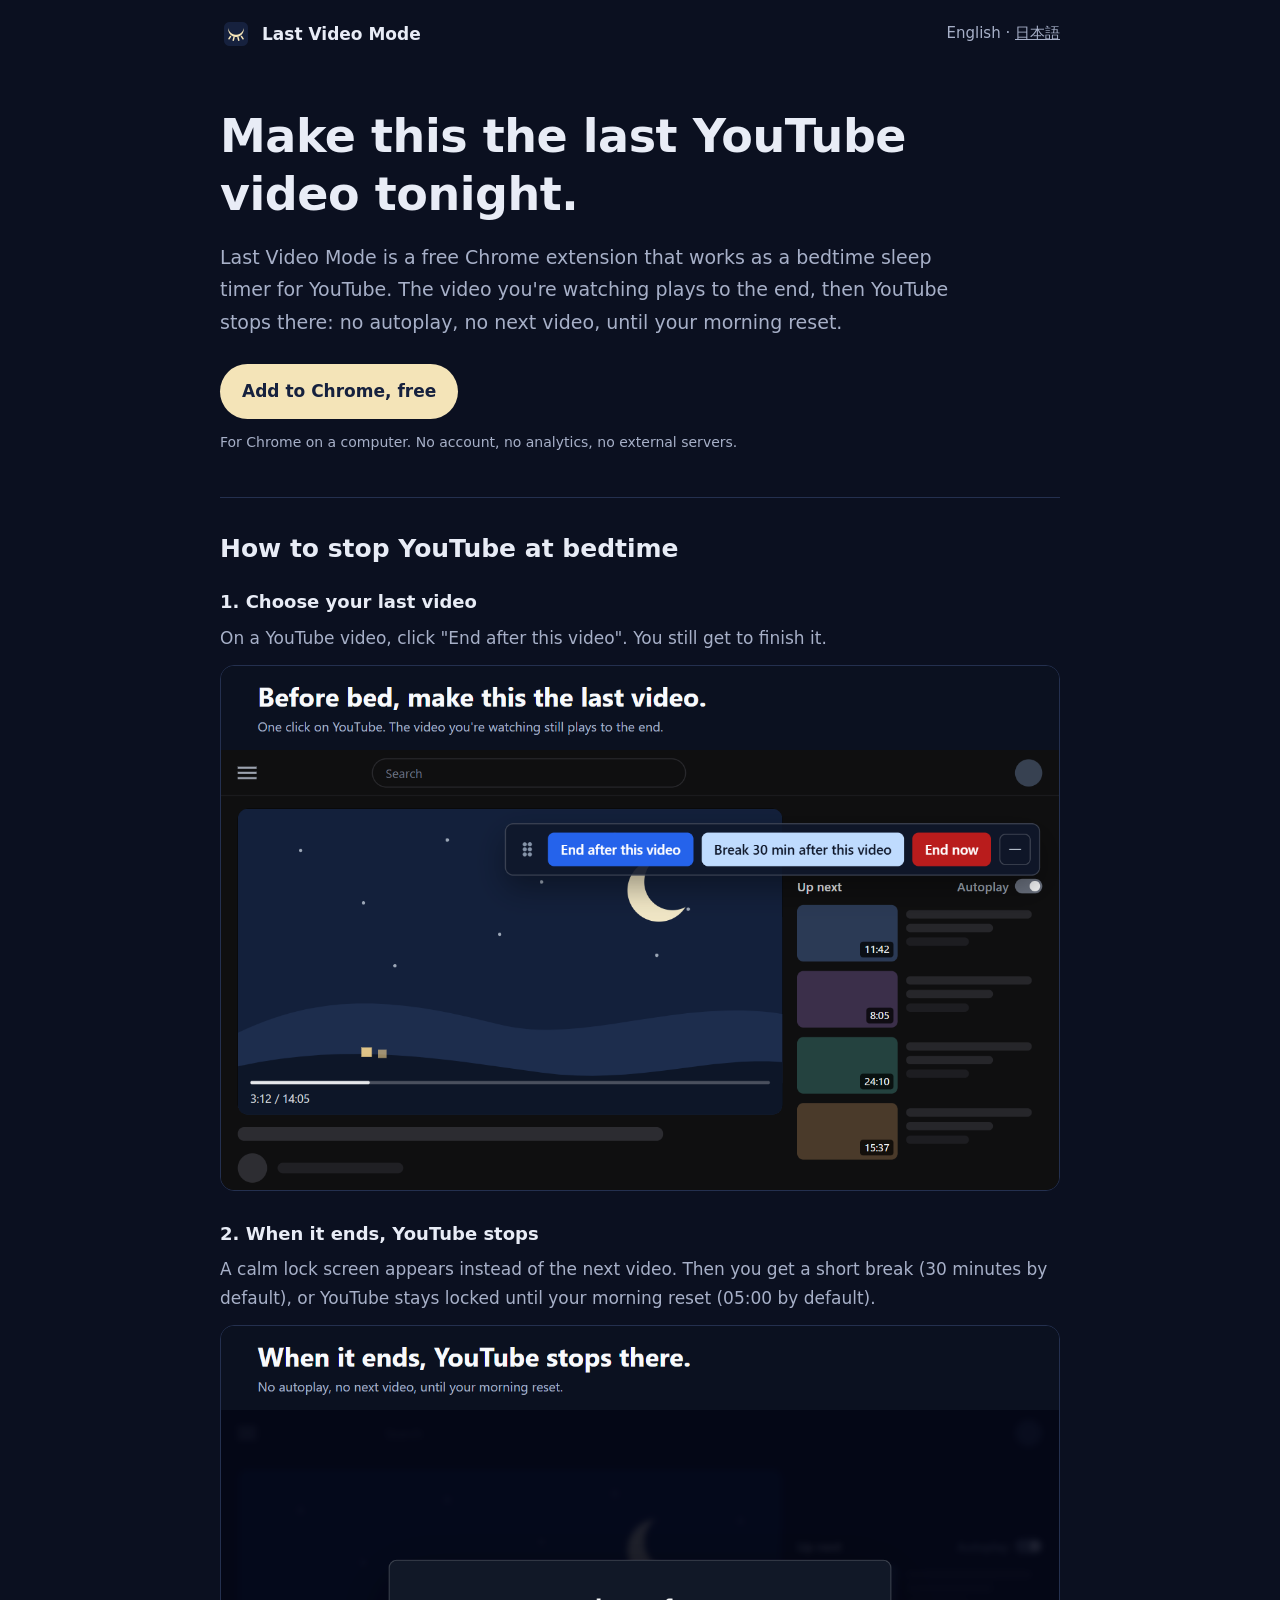
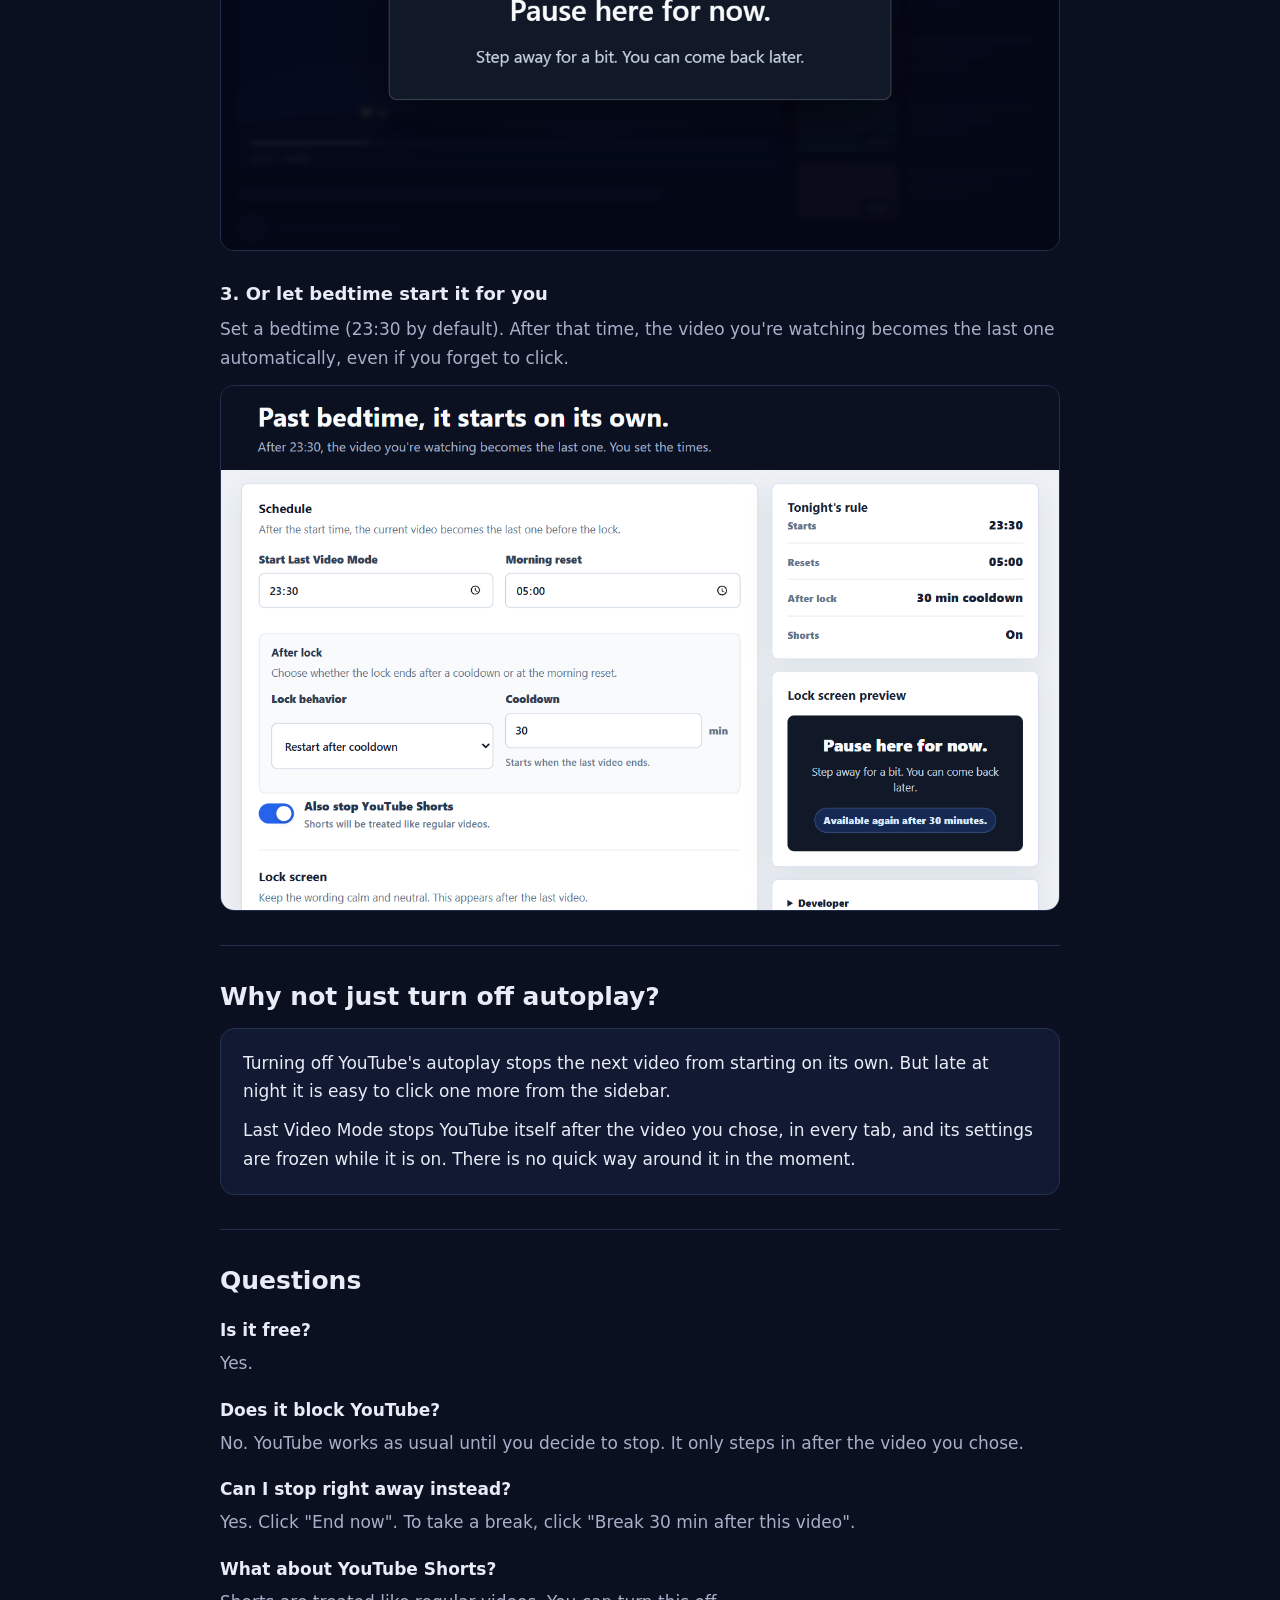
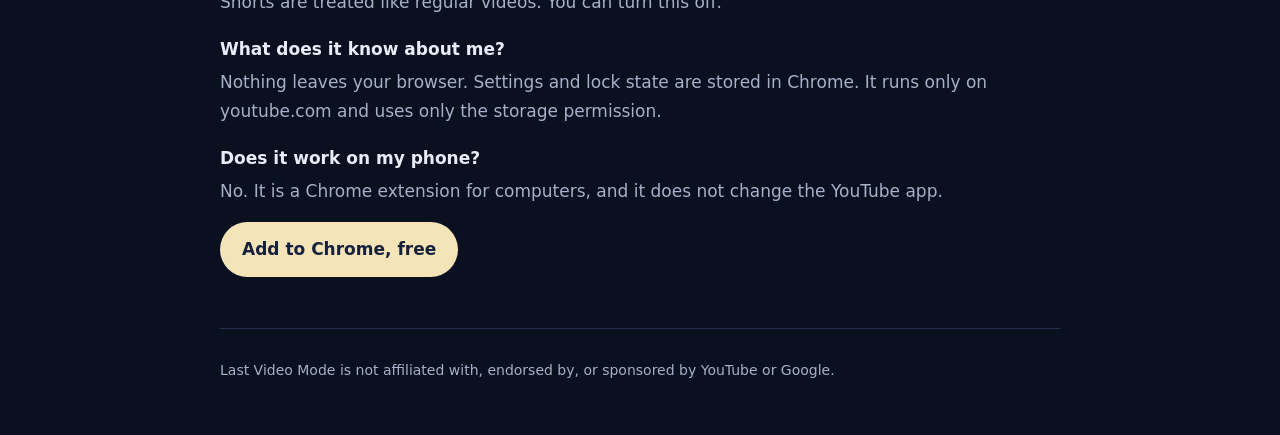
<file: index.html>
<!doctype html>
<html lang="en">
<head>
  <meta charset="utf-8">
  <meta name="viewport" content="width=device-width, initial-scale=1">
  <title>Stop YouTube autoplay at bedtime | Last Video Mode</title>
  <meta name="description" content="Last Video Mode is a free Chrome extension that works as a bedtime sleep timer for YouTube. The video you're watching plays to the end, then YouTube stops: no autoplay, no next video.">
  <link rel="canonical" href="https://kbmt327-dev.github.io/last-video-mode/">
  <link rel="alternate" hreflang="en" href="https://kbmt327-dev.github.io/last-video-mode/">
  <link rel="alternate" hreflang="ja" href="https://kbmt327-dev.github.io/last-video-mode/ja/">
  <link rel="alternate" hreflang="x-default" href="https://kbmt327-dev.github.io/last-video-mode/">
  <meta property="og:type" content="website">
  <meta property="og:title" content="Stop YouTube autoplay at bedtime | Last Video Mode">
  <meta property="og:description" content="A free Chrome extension: finish the video you're watching, then YouTube stops. No autoplay, no next video, until morning.">
  <meta property="og:url" content="https://kbmt327-dev.github.io/last-video-mode/">
  <meta property="og:image" content="https://kbmt327-dev.github.io/last-video-mode/img/en/1-choose.png">
  <meta name="twitter:card" content="summary_large_image">
  <link rel="icon" href="icon.svg" type="image/svg+xml">
  <link rel="icon" href="favicon-32.png" sizes="32x32" type="image/png">
  <link rel="stylesheet" href="style.css">
  <script type="application/ld+json">
  {
    "@context": "https://schema.org",
    "@type": "SoftwareApplication",
    "name": "Last Video Mode: Sleep Timer & Autoplay Stop for YouTube",
    "applicationCategory": "BrowserApplication",
    "operatingSystem": "Chrome (desktop)",
    "description": "A bedtime sleep timer for YouTube. The video you're watching plays to the end, then YouTube stops: no autoplay, no next video, until your morning reset.",
    "url": "https://kbmt327-dev.github.io/last-video-mode/",
    "downloadUrl": "https://chromewebstore.google.com/detail/last-video-mode-for-youtu/hcnlbdafkleoeddnmkbpedlhjhhcdbnm",
    "inLanguage": ["en", "ja"],
    "offers": { "@type": "Offer", "price": "0", "priceCurrency": "USD" }
  }
  </script>
</head>
<body>
  <div class="wrap">
    <header class="top">
      <a class="brand" href="./"><img src="icon128.png" alt="" width="32" height="32">Last Video Mode</a>
      <span class="lang">English · <a href="ja/" hreflang="ja" lang="ja">日本語</a></span>
    </header>

    <main>
      <div class="hero">
        <h1>Make this the last YouTube video tonight.</h1>
        <p class="lead">Last Video Mode is a free Chrome extension that works as a bedtime sleep timer for YouTube. The video you're watching plays to the end, then YouTube stops there: no autoplay, no next video, until your morning reset.</p>
        <a class="cta" href="https://chromewebstore.google.com/detail/last-video-mode-for-youtu/hcnlbdafkleoeddnmkbpedlhjhhcdbnm?utm_source=lvm-site&amp;utm_medium=referral">Add to Chrome, free</a>
        <p class="note">For Chrome on a computer. No account, no analytics, no external servers.</p>
      </div>

      <section id="how">
        <h2>How to stop YouTube at bedtime</h2>
        <ol class="steps">
          <li>
            <div>
              <h3>1. Choose your last video</h3>
              <p>On a YouTube video, click "End after this video". You still get to finish it.</p>
            </div>
            <figure><img src="img/en/1-choose.png" alt="The Last Video Mode button on a YouTube video page" width="1280" height="800" loading="lazy"></figure>
          </li>
          <li>
            <div>
              <h3>2. When it ends, YouTube stops</h3>
              <p>A calm lock screen appears instead of the next video. Then you get a short break (30 minutes by default), or YouTube stays locked until your morning reset (05:00 by default).</p>
            </div>
            <figure><img src="img/en/2-lock.png" alt="The lock screen that replaces the next video" width="1280" height="800" loading="lazy"></figure>
          </li>
          <li>
            <div>
              <h3>3. Or let bedtime start it for you</h3>
              <p>Set a bedtime (23:30 by default). After that time, the video you're watching becomes the last one automatically, even if you forget to click.</p>
            </div>
            <figure><img src="img/en/3-schedule.png" alt="The bedtime setting in Last Video Mode" width="1280" height="800" loading="lazy"></figure>
          </li>
        </ol>
      </section>

      <section id="autoplay">
        <h2>Why not just turn off autoplay?</h2>
        <div class="box">
          <p>Turning off YouTube's autoplay stops the next video from starting on its own. But late at night it is easy to click one more from the sidebar.</p>
          <p>Last Video Mode stops YouTube itself after the video you chose, in every tab, and its settings are frozen while it is on. There is no quick way around it in the moment.</p>
        </div>
      </section>

      <section id="faq">
        <h2>Questions</h2>
        <dl class="faq">
          <dt>Is it free?</dt>
          <dd>Yes.</dd>
          <dt>Does it block YouTube?</dt>
          <dd>No. YouTube works as usual until you decide to stop. It only steps in after the video you chose.</dd>
          <dt>Can I stop right away instead?</dt>
          <dd>Yes. Click "End now". To take a break, click "Break 30 min after this video".</dd>
          <dt>What about YouTube Shorts?</dt>
          <dd>Shorts are treated like regular videos. You can turn this off.</dd>
          <dt>What does it know about me?</dt>
          <dd>Nothing leaves your browser. Settings and lock state are stored in Chrome. It runs only on youtube.com and uses only the storage permission.</dd>
          <dt>Does it work on my phone?</dt>
          <dd>No. It is a Chrome extension for computers, and it does not change the YouTube app.</dd>
        </dl>
        <p><a class="cta" href="https://chromewebstore.google.com/detail/last-video-mode-for-youtu/hcnlbdafkleoeddnmkbpedlhjhhcdbnm?utm_source=lvm-site&amp;utm_medium=referral">Add to Chrome, free</a></p>
      </section>
    </main>

    <footer>
      <p>Last Video Mode is not affiliated with, endorsed by, or sponsored by YouTube or Google.</p>
    </footer>
  </div>
</body>
</html>
</file>
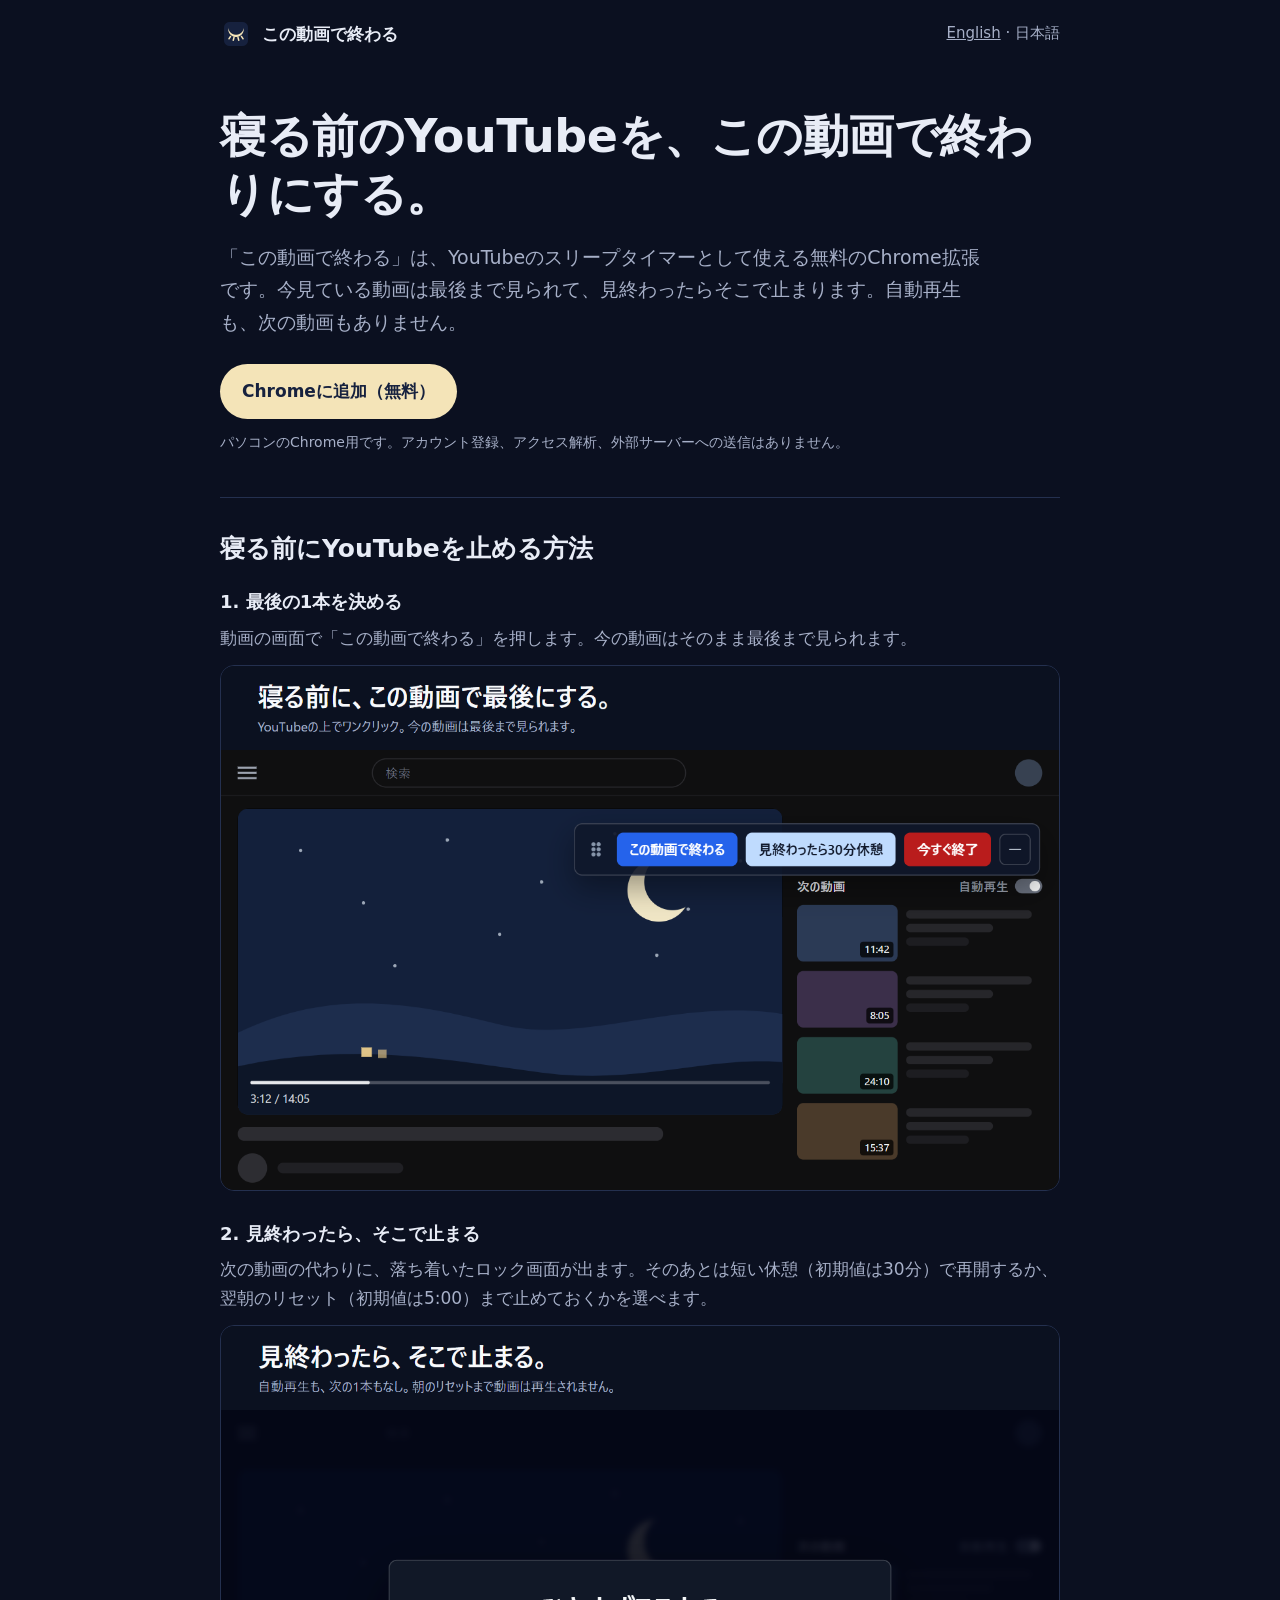
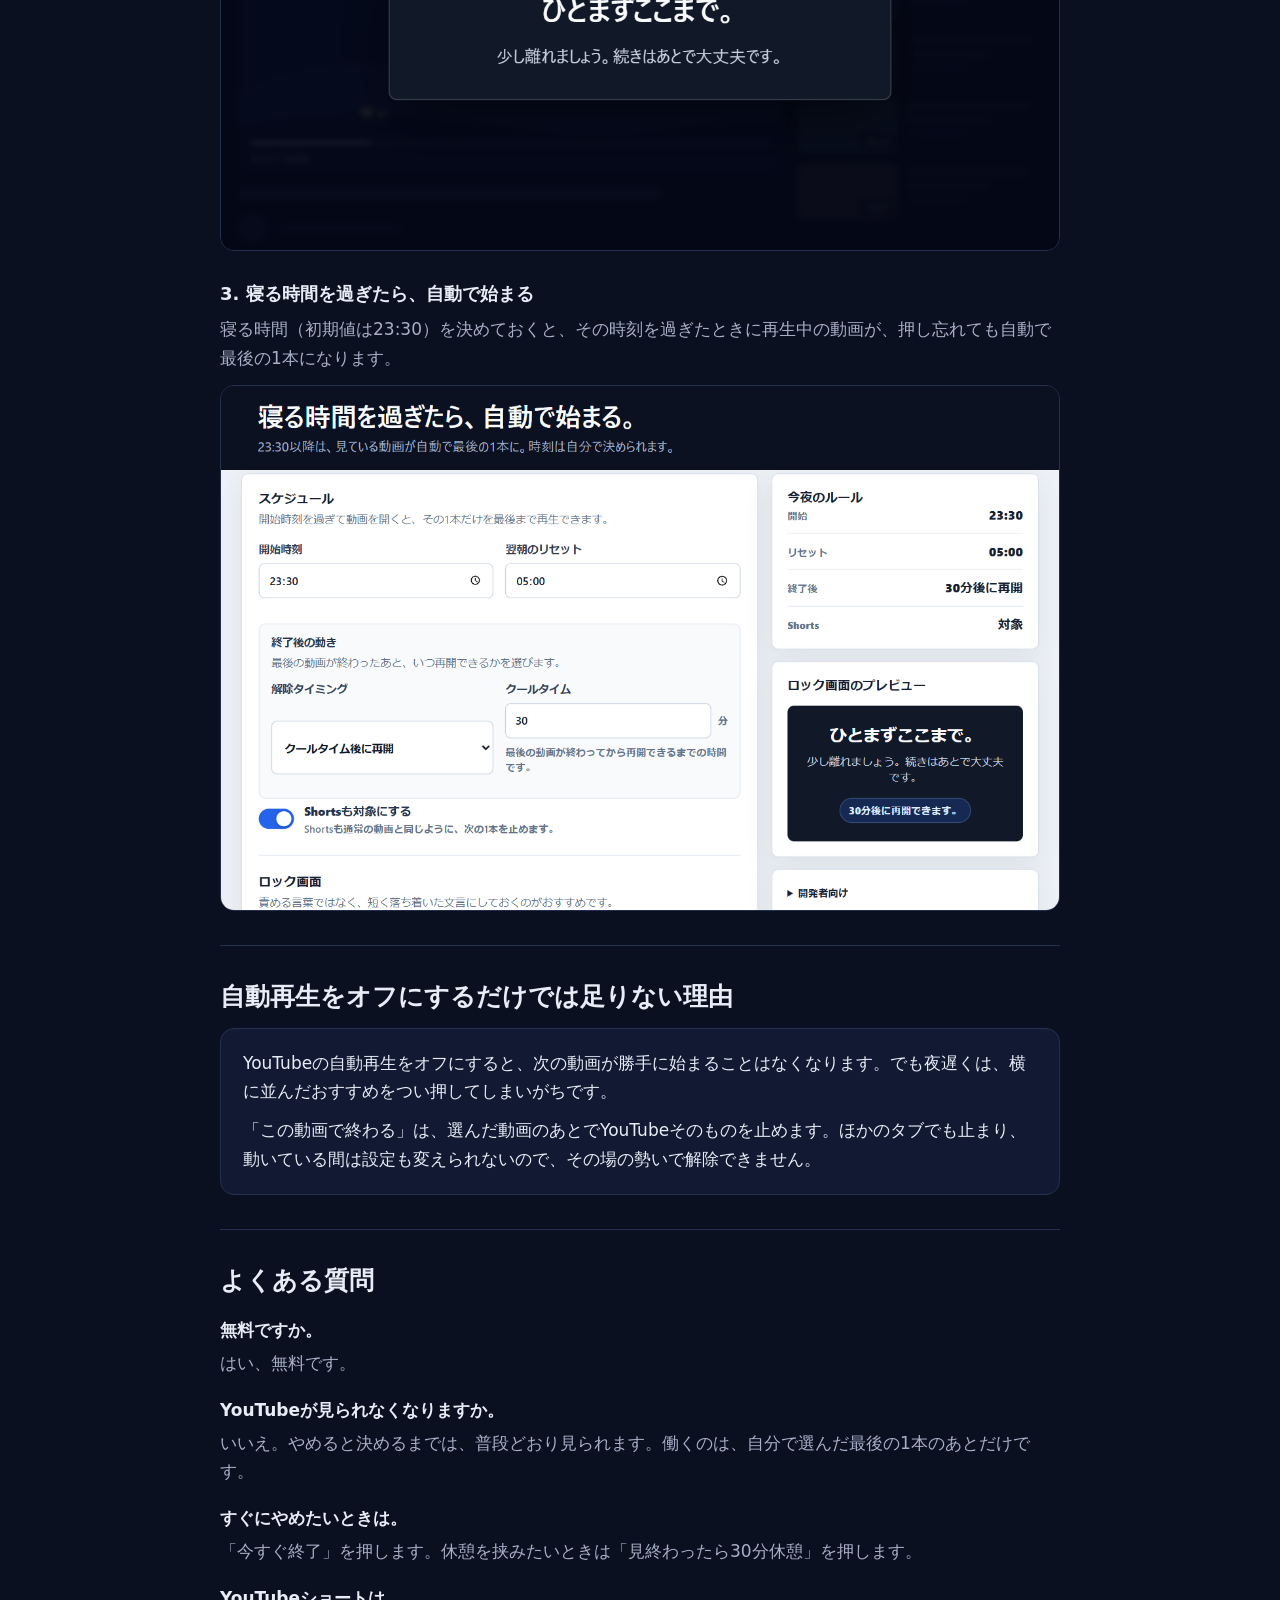
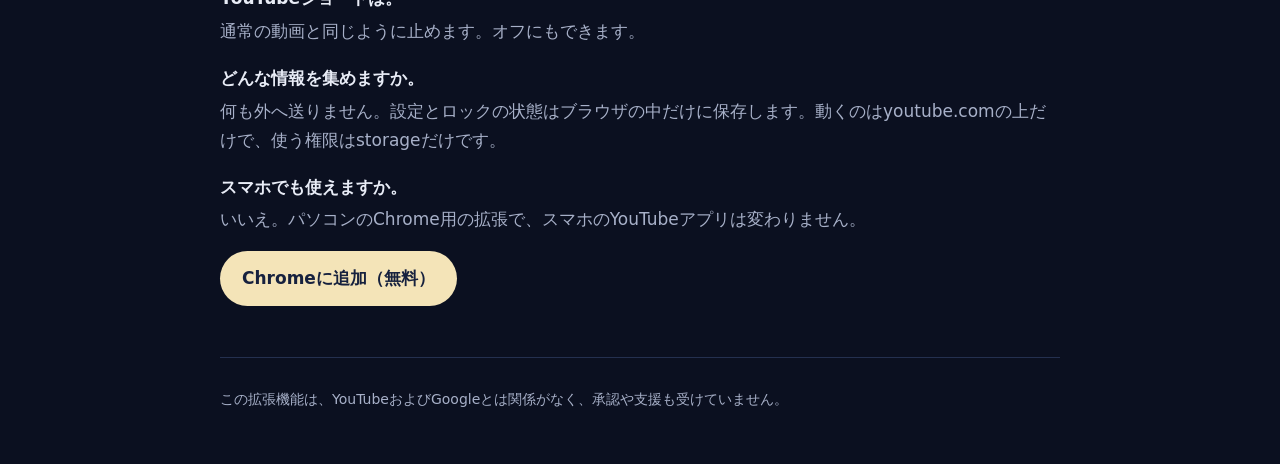
<file: ja/index.html>
<!doctype html>
<html lang="ja">
<head>
  <meta charset="utf-8">
  <meta name="viewport" content="width=device-width, initial-scale=1">
  <title>寝る前のYouTubeを止める：この動画で終わる（Chrome拡張）</title>
  <meta name="description" content="「この動画で終わる」は、YouTubeのスリープタイマーとして使える無料のChrome拡張です。今の動画は最後まで見られて、見終わったら自動再生と次の動画が止まります。">
  <link rel="canonical" href="https://kbmt327-dev.github.io/last-video-mode/ja/">
  <link rel="alternate" hreflang="en" href="https://kbmt327-dev.github.io/last-video-mode/">
  <link rel="alternate" hreflang="ja" href="https://kbmt327-dev.github.io/last-video-mode/ja/">
  <link rel="alternate" hreflang="x-default" href="https://kbmt327-dev.github.io/last-video-mode/">
  <meta property="og:type" content="website">
  <meta property="og:title" content="寝る前のYouTubeを止める：この動画で終わる">
  <meta property="og:description" content="今の動画は最後まで。見終わったら、自動再生も次の動画も止まる無料のChrome拡張です。">
  <meta property="og:url" content="https://kbmt327-dev.github.io/last-video-mode/ja/">
  <meta property="og:image" content="https://kbmt327-dev.github.io/last-video-mode/img/ja/1-choose.png">
  <meta name="twitter:card" content="summary_large_image">
  <link rel="icon" href="../icon.svg" type="image/svg+xml">
  <link rel="icon" href="../favicon-32.png" sizes="32x32" type="image/png">
  <link rel="stylesheet" href="../style.css">
  <script type="application/ld+json">
  {
    "@context": "https://schema.org",
    "@type": "SoftwareApplication",
    "name": "この動画で終わる：スリープタイマー・自動再生ストップ for YouTube",
    "applicationCategory": "BrowserApplication",
    "operatingSystem": "Chrome（パソコン）",
    "description": "YouTubeのスリープタイマーとして使えるChrome拡張。今の動画は最後まで見られて、見終わったら自動再生と次の動画が止まります。",
    "url": "https://kbmt327-dev.github.io/last-video-mode/ja/",
    "downloadUrl": "https://chromewebstore.google.com/detail/last-video-mode-for-youtu/hcnlbdafkleoeddnmkbpedlhjhhcdbnm?hl=ja",
    "inLanguage": ["ja", "en"],
    "offers": { "@type": "Offer", "price": "0", "priceCurrency": "JPY" }
  }
  </script>
</head>
<body>
  <div class="wrap">
    <header class="top">
      <a class="brand" href="./"><img src="../icon128.png" alt="" width="32" height="32">この動画で終わる</a>
      <span class="lang"><a href="../" hreflang="en" lang="en">English</a> · 日本語</span>
    </header>

    <main>
      <div class="hero">
        <h1>寝る前のYouTubeを、この動画で終わりにする。</h1>
        <p class="lead">「この動画で終わる」は、YouTubeのスリープタイマーとして使える無料のChrome拡張です。今見ている動画は最後まで見られて、見終わったらそこで止まります。自動再生も、次の動画もありません。</p>
        <a class="cta" href="https://chromewebstore.google.com/detail/last-video-mode-for-youtu/hcnlbdafkleoeddnmkbpedlhjhhcdbnm?hl=ja&amp;utm_source=lvm-site&amp;utm_medium=referral">Chromeに追加（無料）</a>
        <p class="note">パソコンのChrome用です。アカウント登録、アクセス解析、外部サーバーへの送信はありません。</p>
      </div>

      <section id="how">
        <h2>寝る前にYouTubeを止める方法</h2>
        <ol class="steps">
          <li>
            <div>
              <h3>1. 最後の1本を決める</h3>
              <p>動画の画面で「この動画で終わる」を押します。今の動画はそのまま最後まで見られます。</p>
            </div>
            <figure><img src="../img/ja/1-choose.png" alt="YouTubeの動画の画面に出る「この動画で終わる」のボタン" width="1280" height="800" loading="lazy"></figure>
          </li>
          <li>
            <div>
              <h3>2. 見終わったら、そこで止まる</h3>
              <p>次の動画の代わりに、落ち着いたロック画面が出ます。そのあとは短い休憩（初期値は30分）で再開するか、翌朝のリセット（初期値は5:00）まで止めておくかを選べます。</p>
            </div>
            <figure><img src="../img/ja/2-lock.png" alt="次の動画の代わりに出るロック画面" width="1280" height="800" loading="lazy"></figure>
          </li>
          <li>
            <div>
              <h3>3. 寝る時間を過ぎたら、自動で始まる</h3>
              <p>寝る時間（初期値は23:30）を決めておくと、その時刻を過ぎたときに再生中の動画が、押し忘れても自動で最後の1本になります。</p>
            </div>
            <figure><img src="../img/ja/3-schedule.png" alt="寝る時間の設定画面" width="1280" height="800" loading="lazy"></figure>
          </li>
        </ol>
      </section>

      <section id="autoplay">
        <h2>自動再生をオフにするだけでは足りない理由</h2>
        <div class="box">
          <p>YouTubeの自動再生をオフにすると、次の動画が勝手に始まることはなくなります。でも夜遅くは、横に並んだおすすめをつい押してしまいがちです。</p>
          <p>「この動画で終わる」は、選んだ動画のあとでYouTubeそのものを止めます。ほかのタブでも止まり、動いている間は設定も変えられないので、その場の勢いで解除できません。</p>
        </div>
      </section>

      <section id="faq">
        <h2>よくある質問</h2>
        <dl class="faq">
          <dt>無料ですか。</dt>
          <dd>はい、無料です。</dd>
          <dt>YouTubeが見られなくなりますか。</dt>
          <dd>いいえ。やめると決めるまでは、普段どおり見られます。働くのは、自分で選んだ最後の1本のあとだけです。</dd>
          <dt>すぐにやめたいときは。</dt>
          <dd>「今すぐ終了」を押します。休憩を挟みたいときは「見終わったら30分休憩」を押します。</dd>
          <dt>YouTubeショートは。</dt>
          <dd>通常の動画と同じように止めます。オフにもできます。</dd>
          <dt>どんな情報を集めますか。</dt>
          <dd>何も外へ送りません。設定とロックの状態はブラウザの中だけに保存します。動くのはyoutube.comの上だけで、使う権限はstorageだけです。</dd>
          <dt>スマホでも使えますか。</dt>
          <dd>いいえ。パソコンのChrome用の拡張で、スマホのYouTubeアプリは変わりません。</dd>
        </dl>
        <p><a class="cta" href="https://chromewebstore.google.com/detail/last-video-mode-for-youtu/hcnlbdafkleoeddnmkbpedlhjhhcdbnm?hl=ja&amp;utm_source=lvm-site&amp;utm_medium=referral">Chromeに追加（無料）</a></p>
      </section>
    </main>

    <footer>
      <p>この拡張機能は、YouTubeおよびGoogleとは関係がなく、承認や支援も受けていません。</p>
    </footer>
  </div>
</body>
</html>
</file>
<file: style.css>
:root {
  --bg: #0b1020;
  --panel: #121a33;
  --line: #24304f;
  --text: #e8ecf6;
  --muted: #a7b0c8;
  --moon: #f4e4b8;
  --moon-ink: #16213e;
  --radius: 14px;
  color-scheme: dark;
}

* { box-sizing: border-box; }

html { -webkit-text-size-adjust: 100%; }

body {
  margin: 0;
  background: var(--bg);
  color: var(--text);
  font-family: system-ui, -apple-system, "Segoe UI", "Hiragino Sans", "Noto Sans JP", "Yu Gothic UI", sans-serif;
  font-size: 17px;
  line-height: 1.7;
}

a { color: var(--moon); }

.wrap { max-width: 880px; margin: 0 auto; padding: 0 20px; }

header.top {
  display: flex;
  align-items: center;
  justify-content: space-between;
  gap: 12px;
  padding: 18px 0;
}

.brand {
  display: flex;
  align-items: center;
  gap: 10px;
  color: var(--text);
  text-decoration: none;
  font-weight: 600;
}

.brand img { width: 32px; height: 32px; border-radius: 8px; }

.lang { font-size: 15px; color: var(--muted); }
.lang a { color: var(--muted); }

.hero { padding: 40px 0 28px; }

.hero h1 {
  font-size: clamp(30px, 5.4vw, 46px);
  line-height: 1.25;
  margin: 0 0 18px;
  letter-spacing: -0.01em;
}

.hero p.lead { font-size: 19px; color: var(--muted); margin: 0 0 26px; max-width: 40em; }

.cta {
  display: inline-block;
  background: var(--moon);
  color: var(--moon-ink);
  font-weight: 700;
  text-decoration: none;
  padding: 13px 22px;
  border-radius: 999px;
}

.cta:hover, .cta:focus-visible { filter: brightness(1.06); }

.note { font-size: 14px; color: var(--muted); margin-top: 12px; }

section { padding: 34px 0; border-top: 1px solid var(--line); }

h2 { font-size: 25px; line-height: 1.35; margin: 0 0 14px; }

h3 { font-size: 18px; margin: 0 0 6px; }

ol.steps { list-style: none; padding: 0; margin: 22px 0 0; display: grid; gap: 28px; }

ol.steps li { display: grid; gap: 12px; }

ol.steps p { margin: 0; color: var(--muted); }

figure { margin: 0; }

figure img {
  display: block;
  width: 100%;
  height: auto;
  border-radius: var(--radius);
  border: 1px solid var(--line);
}

.faq dt { font-weight: 700; margin-top: 18px; }
.faq dd { margin: 4px 0 0; color: var(--muted); }

.box {
  background: var(--panel);
  border: 1px solid var(--line);
  border-radius: var(--radius);
  padding: 20px 22px;
}

.box p { margin: 0 0 10px; }
.box p:last-child { margin-bottom: 0; }

footer { padding: 30px 0 46px; border-top: 1px solid var(--line); font-size: 14px; color: var(--muted); }
footer p { margin: 0 0 6px; }
</file>
